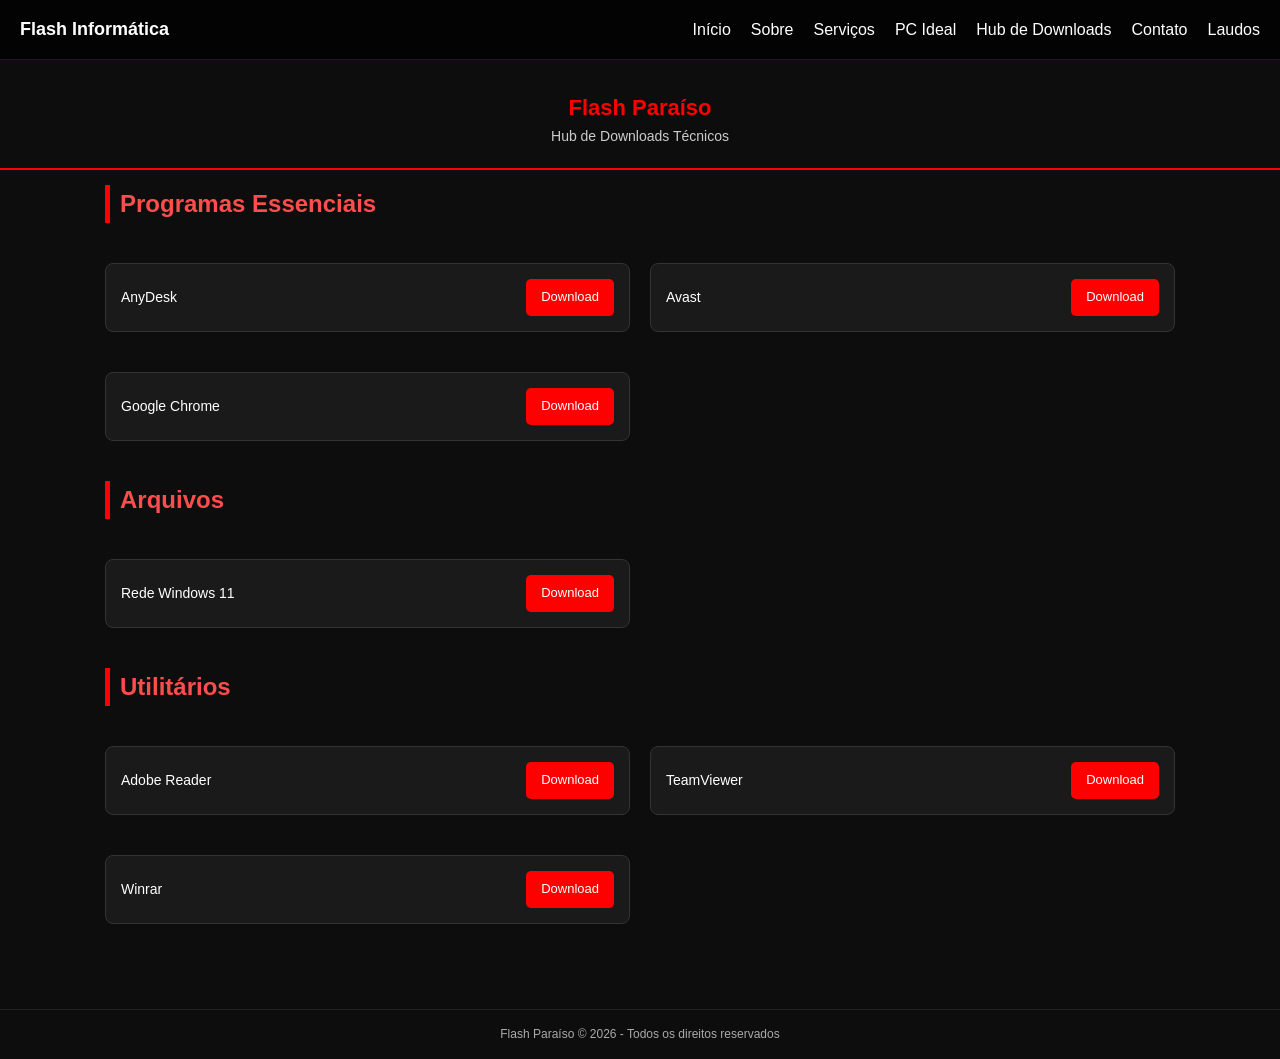
<file: view/hub_downloads.html>
<!DOCTYPE html>
<html lang="pt-BR">

<head>
    <meta charset="UTF-8">
    <meta name="viewport" content="width=device-width, initial-scale=1.0">
    <title>Hub de downloads</title>

    <link rel="icon" href="../imgs/icone.ico" type="image/x-icon">
    <link rel="stylesheet" href="../styles/hub_downloads.css">
</head>

<body>

    <nav>
        <h1>Flash Informática</h1>
        <div class="menu-toggle" onclick="toggleMenu()">☰</div>
        <ul id="menu">
            <li><a href="../index.html">Início</a></li>
            <li><a href="../index.html">Sobre</a></li>
            <li><a href="../index.html">Serviços</a></li>
            <li><a href="pcideal.html">PC Ideal</a></li>
            <li><a href="hub_downloads.html">Hub de Downloads</a></li>
            <li><a href="../index.html">Contato</a></li>
          <li><a href="laudos.html">Laudos</a></li>
    </ul>
    </nav>

    <header>
        <h1>Flash Paraíso</h1>
        <p>Hub de Downloads Técnicos</p>
    </header>

    <div class="container">

        <div class="category">
            <h2>Programas Essenciais</h2>

            <div class="card">
                <span>AnyDesk</span>
                <a href="https://flashparaiso-downloads.s3.sa-east-1.amazonaws.com/AnyDesk.exe" class="btn">Download</a>
            </div>

            <div class="card">
                <span>Avast</span>
                <a href="https://flashparaiso-downloads.s3.sa-east-1.amazonaws.com/avast_gr%C3%A1tis_antiv%C3%ADrus_configura%C3%A7%C3%A3o_online.exe"
                    class="btn">Download</a>
            </div>

            <div class="card">
                <span>Google Chrome</span>
                <a href="https://flashparaiso-downloads.s3.sa-east-1.amazonaws.com/ChromeSetup.exe"
                    class="btn">Download</a>
            </div>



        </div>

        <div class="category">
            <h2>Arquivos</h2>

            <div class="card">
                <span>Rede Windows 11</span>
                <a href="https://flashparaiso-downloads.s3.sa-east-1.amazonaws.com/rede+windows+11.rar"
                    class="btn">Download</a>
            </div>
        </div>

        <div class="category">
            <h2>Utilitários</h2>

            <div class="card">
                <span>Adobe Reader</span>
                <a href="https://flashparaiso-downloads.s3.sa-east-1.amazonaws.com/Reader_br_install.exe"
                    class="btn">Download</a>
            </div>

            <div class="card">
                <span>TeamViewer</span>
                <a href="https://flashparaiso-downloads.s3.sa-east-1.amazonaws.com/TeamViewerQS_x64.exe"
                    class="btn">Download</a>
            </div>

            <div class="card">
                <span>Winrar</span>
                <a href="https://flashparaiso-downloads.s3.sa-east-1.amazonaws.com/winrar-x64-720br.exe"
                    class="btn">Download</a>
            </div>

        </div>

    </div>

    <footer>
        Flash Paraíso © 2026 - Todos os direitos reservados
    </footer>

    <script>
        function toggleMenu() {
            document.getElementById('menu').classList.toggle('active');
        }
    </script>
</body>

</html>
</file>
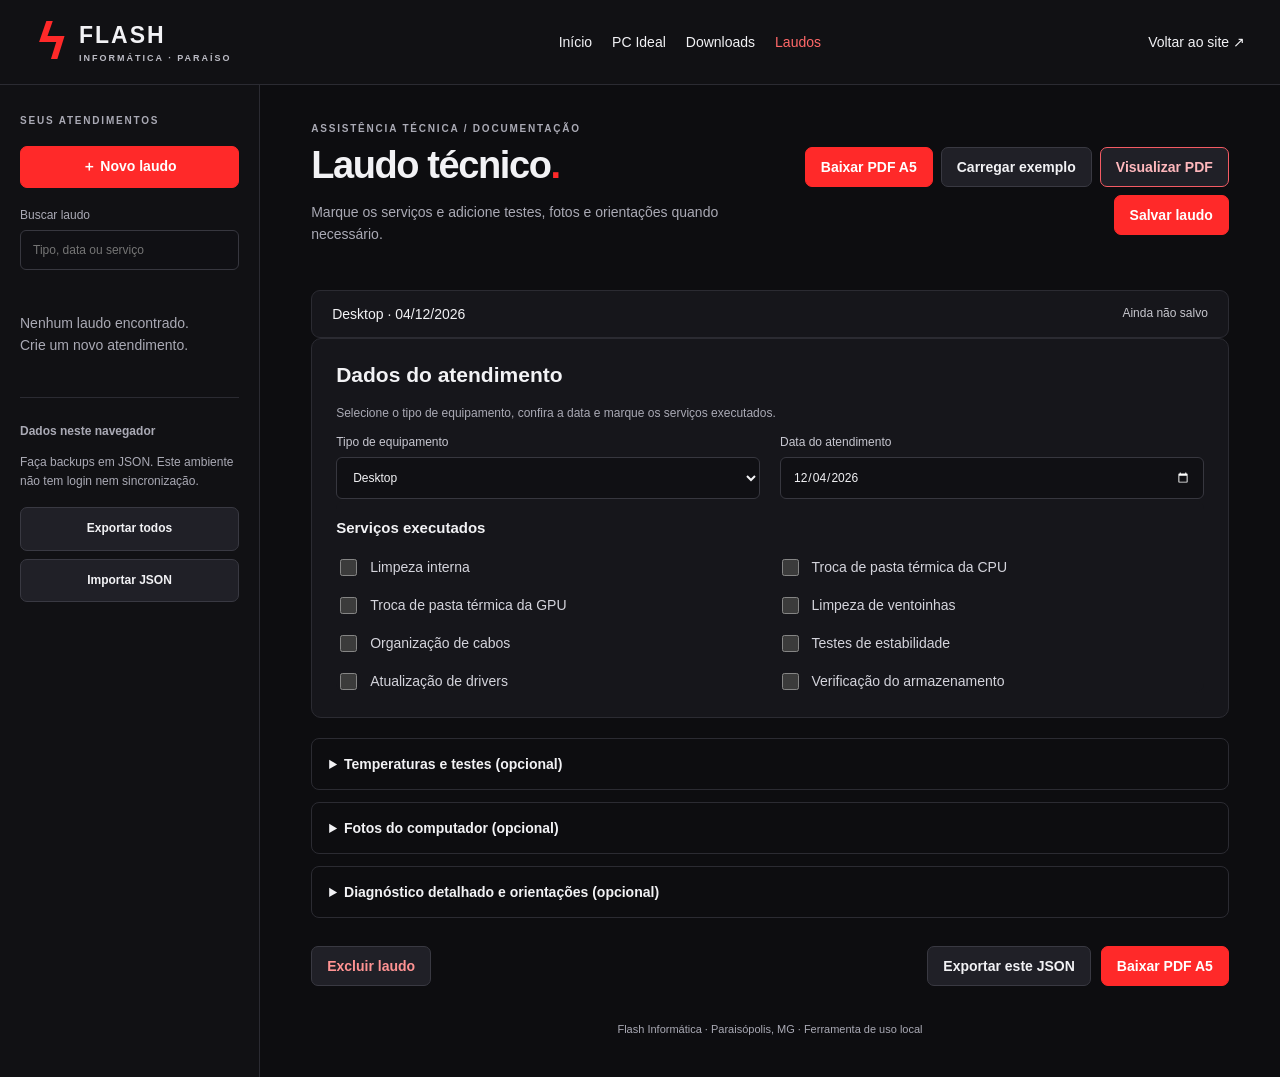
<file: view/laudos.html>
<!doctype html>
<html lang="pt-BR">

<head>
    <meta charset="utf-8">
    <meta name="viewport" content="width=device-width,initial-scale=1">
    <meta name="color-scheme" content="dark light">
    <title>Laudos técnicos | Flash Informática</title>
    <link rel="stylesheet" href="../styles/laudos.styles.css">
    <script src="../js/vendor/jspdf.umd.min.js" defer></script>
    <script src="../js/laudos.app.js" defer></script>
</head>

<body>
    <header class="topbar"><a class="brand" href="../index.html"><span class="bolt">ϟ</span><span>FLASH
                <small>INFORMÁTICA · PARAÍSO</small></span></a><nav class="site-links" aria-label="Navegação principal"><a href="../index.html">Início</a><a href="pcideal.html">PC Ideal</a><a href="hub_downloads.html">Downloads</a><a href="laudos.html" aria-current="page">Laudos</a></nav><a
            href="../index.html">Voltar ao site ↗</a></header>
    <div class="workspace">
        <aside>
            <div class="aside-title">SEUS ATENDIMENTOS</div><button id="new" class="primary wide">＋ Novo
                laudo</button><label class="search">Buscar laudo<input id="search" type="search"
                    placeholder="Tipo, data ou serviço"></label>
            <div id="records"></div>
            <div class="local-note"><strong>Dados neste navegador</strong>
                <p>Faça backups em JSON. Este ambiente não tem login nem sincronização.</p><button
                    id="exportAll">Exportar todos</button><button id="import">Importar JSON</button><input
                    id="importFile" type="file" accept="application/json,.json" hidden>
            </div>
        </aside>
        <main>
            <div class="page-heading">
                <div>
                    <div class="eyebrow">ASSISTÊNCIA TÉCNICA / DOCUMENTAÇÃO</div>
                    <h1>Laudo técnico<span>.</span></h1>
                    <p>Marque os serviços e adicione testes, fotos e orientações quando necessário.</p>
                </div>
                <div class="actions"><button id="pdf" class="primary">Baixar PDF A5</button><button id="demo">Carregar exemplo</button><button id="preview">Visualizar PDF</button><button id="save" class="primary">Salvar laudo</button></div>
            </div>
            <div class="document-bar"><span id="currentTitle">Novo atendimento</span><span id="saveState"
                    role="status">Ainda não salvo</span></div>
            <nav id="steps" class="steps" aria-label="Etapas do laudo" hidden></nav>
            <form id="editor"></form>
            <div class="bottom-actions"><button id="delete" class="danger">Excluir laudo</button><button
                    id="export">Exportar este JSON</button><button id="next" class="primary">Baixar PDF A5</button>
            </div>
            <p class="footnote">Flash Informática · Paraisópolis, MG · Ferramenta de uso local</p>
        </main>
    </div>
    <dialog id="previewDialog">
        <div class="preview-tools"><strong>Seu laudo · A5</strong><button id="previewDownload" class="primary">Baixar este PDF</button><button id="closePreview">Fechar</button></div>
        <p class="pdf-help">Confira o documento antes de baixar. Para imprimir, use papel A5 e escala 100%. <a id="openPDF" target="_blank" rel="noopener">Abrir PDF em outra aba</a></p>
        <iframe id="pdfFrame" title="Visualização do laudo em PDF A5"></iframe>
    </dialog>
    <div id="toast" role="status" aria-live="polite"></div>
</body>

</html>
</file>
<file: styles/hub_downloads.css>
:root {
    --red: #ff1a1a;
    --dark: #0d0d0d;
    --card: #161616;
    --soft: #1f1f1f;
}

* {
    margin: 0;
    padding: 0;
    box-sizing: border-box
}

html {
    scroll-behavior: smooth
}

body {
    font-family: 'Segoe UI', Arial, sans-serif;
    background: #0d0d0d;
    color: #fff;
    line-height: 1.6;
}

/* NAV */
nav {
    position: fixed;
    top: 0;
    width: 100%;
    backdrop-filter: blur(10px);
    background: rgba(0, 0, 0, 0.7);
    display: flex;
    justify-content: space-between;
    align-items: center;
    padding: 15px 20px;
    border-bottom: 1px solid rgba(255, 0, 0, 0.3);
    z-index: 1000;
}

nav h1 {
    color: white;
    font-size: 18px;
}

nav ul {
    list-style: none;
    display: flex;
    gap: 20px;
}

nav a {
    text-decoration: none;
    color: #fff;
    font-weight: 500;
    position: relative;
    /* 🔥 ESSENCIAL */
    display: inline-block;
    /* melhora o comportamento */
}

nav a::after {
    content: "";
    position: absolute;
    bottom: -6px;
    left: 50%;
    width: 0%;
    height: 2px;
    background: var(--red);
    transition: 0.3s;
    transform: translateX(-50%);
}

nav a:hover::after {
    width: 100%;
}

nav a:hover::after {
    width: 100%
}

/* MENU MOBILE */
.menu-toggle {
    display: none;
    font-size: 24px;
    cursor: pointer;
}

@media(max-width:768px) {
    nav ul {
        position: absolute;
        top: 60px;
        right: 0;
        width: 220px;
        background: #111;
        flex-direction: column;
        display: none;
        padding: 15px;
    }

    nav ul.active {
        display: flex;
    }

    .menu-toggle {
        display: block;
    }
}

/* HEADER */
header {
    margin-top: 70px;
    text-align: center;
    padding: 20px;
    border-bottom: 2px solid #ff0000;
}

header h1 {
    color: #ff0000;
    font-size: 22px;
}

header p {
    color: #ccc;
    font-size: 14px;
}

/* CONTAINER */
.container {
    padding: 15px;
    max-width: 1100px;
    margin: auto;
}

/* CATEGORY */
.category {
    margin-bottom: 30px;
}

.category h2 {
    border-left: 5px solid #ff0000;
    padding-left: 10px;
    color: #ff4d4d;
    margin-bottom: 10px;
}

/* CARD */
.card {
    background: #1a1a1a;
    padding: 15px;
    margin: 10px 0;
    border-radius: 8px;
    display: flex;
    justify-content: space-between;
    align-items: center;
    border: 1px solid #333;
    gap: 10px;
    flex-wrap: wrap;
}

.card span {
    font-size: 14px;
}

/* BOTÃO */
.btn {
    background: #ff0000;
    color: #fff;
    padding: 8px 15px;
    text-decoration: none;
    border-radius: 5px;
    font-size: 13px;
    white-space: nowrap;
}

/* RESPONSIVO CARDS */
@media(max-width:500px) {
    .card {
        flex-direction: column;
        align-items: flex-start;
    }

    .btn {
        width: 100%;
        text-align: center;
    }
}

/* GRID EM TELAS MAIORES */
@media(min-width:768px) {
    .category .card {
        flex-direction: row;
    }
}

@media(min-width:900px) {
    .category {
        display: grid;
        grid-template-columns: 1fr 1fr;
        gap: 20px;
    }

    .category h2 {
        grid-column: span 2;
    }
}

/* FOOTER */
footer {
    text-align: center;
    padding: 15px;
    border-top: 1px solid #222;
    margin-top: 30px;
    font-size: 12px;
    color: #aaa;
}
</file>
<file: styles/laudos.styles.css>
:root {
    --red: #ff2929;
    --bg: #0d0d10;
    --card: #16161b;
    --line: #2b2b32;
    --muted: #aaaab5;
    --text: #f2f2f5;
    --input: #101014;
    font-family: Arial, Helvetica, sans-serif;
    color-scheme: dark
}

* {
    box-sizing: border-box
}

body {
    margin: 0;
    background: var(--bg);
    color: var(--text);
    font-size: 14px
}

button,
input,
select,
textarea {
    font: inherit
}

button,
a,
input,
select,
textarea {
    outline-offset: 4px
}

button {
    cursor: pointer;
    border: 1px solid #393942;
    background: #202027;
    color: var(--text);
    padding: 11px 15px;
    border-radius: 7px;
    font-weight: 600
}

button:hover {
    border-color: var(--red);
    background: #2b2024
}

button:disabled {
    opacity: .5;
    cursor: wait
}

.primary {
    background: var(--red);
    border-color: var(--red);
    color: white
}

.primary:hover {
    background: #d81818
}

.danger {
    color: #ff9393
}

a {
    color: inherit;
    text-decoration: none
}

.topbar {
    height: 85px;
    border-bottom: 1px solid var(--line);
    display: flex;
    align-items: center;
    justify-content: space-between;
    padding: 0 35px;
    background: #111114;
    gap: 20px
}

.brand {
    display: flex;
    align-items: center;
    gap: 10px;
    font-size: 23px;
    font-weight: 900;
    letter-spacing: 2px
}

.bolt {
    font-size: 48px;
    color: var(--red)
}

.brand small {
    display: block;
    font-size: 9px;
    letter-spacing: 2px;
    margin-top: 4px;
    color: #bcbcc5
}

.app-label,
.eyebrow,
.aside-title {
    font-size: 10px;
    letter-spacing: 1.8px;
    color: var(--muted);
    font-weight: bold
}

.workspace {
    display: grid;
    grid-template-columns: 260px minmax(0, 1fr);
    min-height: calc(100vh - 85px)
}

aside {
    padding: 30px 20px;
    border-right: 1px solid var(--line);
    background: #111114
}

.wide {
    width: 100%;
    margin: 20px 0
}

.search {
    display: block;
    color: var(--muted);
    font-size: 12px
}

.search input {
    margin: 8px 0 18px;
    width: 100%
}

.record {
    display: block;
    width: 100%;
    text-align: left;
    margin-bottom: 9px;
    padding: 13px;
    background: transparent
}

.record.active {
    border-color: var(--red);
    background: #29171b
}

.record strong,
.record small {
    display: block;
    overflow-wrap: anywhere
}

.record small {
    color: var(--muted);
    margin-top: 7px;
    font-weight: 400
}

.empty {
    color: var(--muted);
    line-height: 1.6;
    padding: 10px 0
}

.local-note {
    border-top: 1px solid var(--line);
    margin-top: 30px;
    padding-top: 24px;
    color: var(--muted);
    font-size: 12px;
    line-height: 1.6
}

.local-note button {
    margin: 4px 0;
    width: 100%;
    font-size: 12px
}

main {
    padding: 38px clamp(20px, 4vw, 65px);
    max-width: 1450px;
    width: 100%;
    margin: auto
}

.page-heading {
    display: flex;
    justify-content: space-between;
    align-items: center;
    gap: 22px;
    margin-bottom: 30px
}

h1 {
    font-size: 38px;
    letter-spacing: -1.4px;
    margin: 10px 0
}

h1 span {
    color: var(--red)
}

p {
    color: var(--muted);
    line-height: 1.6
}

.actions {
    display: flex;
    gap: 8px;
    flex-wrap: wrap;
    justify-content: flex-end
}

.document-bar {
    display: flex;
    justify-content: space-between;
    gap: 15px;
    border: 1px solid var(--line);
    padding: 15px 20px;
    border-radius: 9px;
    background: var(--card)
}

#saveState {
    color: #c7c7ce;
    font-size: 12px
}

.steps {
    display: flex;
    overflow: auto;
    gap: 5px;
    border-bottom: 1px solid var(--line);
    margin: 25px 0
}

.steps button {
    background: none;
    border: 0;
    border-radius: 0;
    white-space: nowrap;
    padding: 15px 13px;
    color: var(--muted);
    border-bottom: 2px solid transparent
}

.steps button.active {
    color: white;
    border-bottom-color: var(--red)
}

.panel {
    display: none
}

.panel.active {
    display: block
}

.section-heading {
    display: flex;
    align-items: center;
    gap: 14px;
    margin: 28px 0 22px
}

.section-heading span {
    background: #32181c;
    color: #ff6868;
    padding: 11px;
    border-radius: 8px;
    font-weight: bold
}

.section-heading h2 {
    font-size: 20px;
    margin: 0 0 5px
}

.section-heading p {
    margin: 0;
    font-size: 12px
}

.card {
    background: var(--card);
    border: 1px solid var(--line);
    border-radius: 10px;
    padding: 24px;
    margin-bottom: 20px
}

.card h3 {
    margin: 0 0 20px;
    font-size: 15px
}

.grid {
    display: grid;
    grid-template-columns: repeat(2, minmax(0, 1fr));
    gap: 20px
}

.field {
    display: flex;
    flex-direction: column;
    gap: 8px;
    font-size: 12px;
    color: #c7c7d0
}

.field.full {
    grid-column: 1/-1
}

input,
select,
textarea {
    background: var(--input);
    border: 1px solid #37373f;
    border-radius: 6px;
    color: var(--text);
    padding: 12px;
    min-width: 0
}

textarea {
    resize: vertical;
    min-height: 115px;
    line-height: 1.6
}

input:focus,
textarea:focus,
select:focus {
    border-color: var(--red)
}

.hint {
    font-size: 12px;
    color: var(--muted);
    line-height: 1.6
}

.temp-table {
    width: 100%;
    border-collapse: collapse
}

.temp-table th,
.temp-table td {
    text-align: left;
    padding: 12px 8px;
    border-bottom: 1px solid var(--line);
    font-size: 12px
}

.temp-table input {
    width: 100%;
    min-width: 65px
}

.table-wrap {
    overflow: auto
}

.legend {
    display: flex;
    gap: 20px;
    color: var(--muted);
    font-size: 12px;
    margin-bottom: 22px
}

.dot {
    display: inline-block;
    width: 9px;
    height: 9px;
    background: #fb5959;
    border-radius: 2px;
    margin-right: 5px
}

.dot.after {
    background: #4cc5b2
}

.chart-row {
    margin: 18px 0
}

.chart-row strong {
    font-size: 12px
}

.bar-line {
    display: flex;
    align-items: center;
    gap: 10px;
    margin-top: 7px;
    font-size: 12px
}

.bar-track {
    width: 75%;
    background: #25252c;
    height: 12px;
    border-radius: 3px
}

.bar {
    height: 100%;
    background: #fb5959;
    border-radius: 3px
}

.bar.after {
    background: #4cc5b2
}

.photo-grid {
    display: grid;
    grid-template-columns: repeat(2, minmax(0, 1fr));
    gap: 20px
}

.photo-slot {
    border: 1px dashed #44444e;
    border-radius: 8px;
    padding: 18px
}

.photo-slot h3 {
    margin: 0 0 14px
}

.photo-slot img {
    width: 100%;
    height: 180px;
    object-fit: contain;
    background: #0e0e12;
    border-radius: 5px;
    margin-bottom: 10px
}

.photo-slot input {
    width: 100%;
    font-size: 12px
}

.photo-slot button {
    font-size: 11px;
    margin-top: 10px
}

.checklist {
    display: grid;
    grid-template-columns: 1fr 1fr;
    gap: 15px
}

.checklist label {
    display: flex;
    align-items: center;
    gap: 10px;
    color: #d4d4dc;
    line-height: 1.5
}

.checklist input {
    accent-color: var(--red);
    width: 17px;
    height: 17px
}

.bottom-actions {
    display: flex;
    gap: 10px;
    justify-content: flex-end;
    margin-top: 28px
}

.bottom-actions .danger {
    margin-right: auto
}

.footnote {
    text-align: center;
    font-size: 11px;
    margin: 35px 0 0
}

#toast {
    position: fixed;
    bottom: 25px;
    left: 50%;
    transform: translateX(-50%);
    background: #f4f4f6;
    color: #17171c;
    padding: 14px 22px;
    border-radius: 8px;
    box-shadow: 0 10px 40px #0008;
    display: none;
    z-index: 20;
    max-width: 90vw
}

dialog {
    width: min(1000px, 95vw);
    max-height: 94vh;
    border: 1px solid #444;
    border-radius: 10px;
    padding: 0;
    background: #ddd
}

dialog::backdrop {
    background: #000b
}

.preview-tools {
    position: sticky;
    top: 0;
    display: flex;
    align-items: center;
    gap: 12px;
    background: #19191e;
    color: white;
    padding: 14px;
    z-index: 2
}

.preview-tools strong {
    margin-right: auto
}

#report {
    background: white;
    color: #222;
    padding: 45px;
    line-height: 1.6;
    font-size: 13px;
    overflow-wrap: anywhere
}

#report p {
    color: #333;
    white-space: pre-wrap
}

#report h1 {
    font-size: 27px;
    letter-spacing: -.5px;
    margin: 0
}

#report h2 {
    font-size: 17px;
    border-bottom: 2px solid #e22;
    padding-bottom: 7px;
    margin-top: 28px
}

#report h3 {
    font-size: 14px
}

#report .report-header {
    border-bottom: 3px solid #e22;
    padding-bottom: 18px;
    margin-bottom: 20px;
    display: flex;
    justify-content: space-between;
    gap: 20px
}

#report .report-header small {
    color: #555
}

#report dl {
    display: grid;
    grid-template-columns: 1fr 1fr;
    gap: 14px
}

#report dt {
    color: #666;
    font-size: 11px
}

#report dd {
    margin: 2px 0;
    white-space: pre-wrap
}

#report table {
    width: 100%;
    border-collapse: collapse;
    font-size: 12px
}

#report th,
#report td {
    border: 1px solid #ccc;
    padding: 8px;
    text-align: left
}

#report .report-photos {
    display: grid;
    grid-template-columns: 1fr 1fr;
    gap: 20px
}

#report figure {
    margin: 0;
    break-inside: avoid
}

#report img {
    width: 100%;
    height: 220px;
    object-fit: contain
}

#report .bar-track {
    background: #eee
}

#report .legend {
    color: #333
}

#report .signature {
    margin-top: 40px;
    border-top: 1px solid #777;
    padding-top: 10px
}

#report section {
    break-inside: auto
}

#report tr,
#report .chart-row {
    break-inside: avoid
}

@media(max-width:1050px) {
    .page-heading {
        display: block
    }

    .actions {
        justify-content: flex-start;
        margin-top: 20px
    }

    .workspace {
        grid-template-columns: 220px minmax(0, 1fr)
    }

    main {
        padding: 28px 20px
    }

    .app-label {
        display: none
    }
}

@media(max-width:700px) {
    .topbar {
        padding: 0 18px;
        height: 75px
    }

    .topbar>a:last-child {
        font-size: 11px
    }

    .workspace {
        display: block
    }

    aside {
        border-right: 0;
        border-bottom: 1px solid var(--line);
        padding: 20px
    }

    #records {
        max-height: 180px;
        overflow: auto
    }

    .local-note {
        margin-top: 14px;
        padding-top: 12px
    }

    .local-note button {
        width: auto;
        margin-right: 8px
    }

    .aside-title {
        display: none
    }

    .wide {
        margin: 0 0 14px
    }

    .grid,
    .photo-grid,
    .checklist {
        grid-template-columns: 1fr
    }

    .card {
        padding: 18px
    }

    .bottom-actions {
        flex-wrap: wrap
    }

    .bottom-actions .danger {
        margin-right: 0
    }

    .document-bar {
        flex-direction: column
    }

    h1 {
        font-size: 33px
    }

    .preview-tools {
        flex-wrap: wrap
    }

    #report {
        padding: 22px
    }

    #report dl,
    #report .report-photos {
        grid-template-columns: 1fr
    }

    .report-header {
        flex-direction: column
    }
}

@page {
    size: A5;
    margin: 10mm
}

@media print {

    html,
    body {
        background: white !important;
        color: #222 !important
    }

    body>*:not(#previewDialog) {
        display: none !important
    }

    #previewDialog {
        display: block !important;
        position: static;
        overflow: visible;
        max-height: none;
        width: 100%;
        max-width: none;
        border: 0;
        padding: 0;
        margin: 0;
        background: white
    }

    #previewDialog::backdrop,
    .preview-tools {
        display: none !important
    }

    #report {
        padding: 0;
        font-size: 10pt
    }

    #report h2 {
        break-after: avoid
    }

    #report .report-photos {
        grid-template-columns: 1fr 1fr
    }

    #report .report-header {
        flex-direction: row
    }

    #report dl {
        grid-template-columns: 1fr 1fr
    }

    * {
        print-color-adjust: exact;
        -webkit-print-color-adjust: exact
    }
}
/* Fluxo compacto: resumo primeiro, detalhes sob demanda. */
.steps { display: none; }
.panel { display: block; }
.optional { margin: 12px 0; border: 1px solid var(--line); border-radius: 8px; }
.optional summary { cursor: pointer; padding: 17px; font-weight: 600; }
.optional .card { border: 0; margin: 0; }
.essentials h2 { margin-top: 0; }
.essentials > .card { padding: 20px 0 0; border: 0; margin-bottom: 0; }
textarea { min-height: 80px; }
.site-links { display: flex; gap: 20px; flex-wrap: wrap; }
.site-links a[aria-current] { color: #ff6868; }
#report { max-width: 148mm; margin: auto; padding: 10mm; font-size: 10pt; line-height: 1.4; }
#report h1 { font-size: 16px; }
#report h2 { font-size: 12pt; margin-top: 16px; padding-bottom: 4px; }
#report p { margin: 5px 0; line-height: 1.4; }
#report img { height: 55mm; }
#report .report-header { gap: 10px; padding-bottom: 10px; }
@media(max-width:700px) { .topbar { height: auto; padding: 16px; flex-wrap: wrap; gap: 15px; } .site-links { gap: 14px; font-size: 12px; } }
@media print { #report { padding: 0; max-width: none; } }

#pdfFrame { display: block; width: 100%; height: 72vh; border: 0; background: #e8eaee; }
.pdf-help { padding: 12px 18px; margin: 0; color: #333; font-size: 12px; }
.pdf-help a { color: #a51c2a; text-decoration: underline; cursor: pointer; }
#preview { border-color: #f45b64; color: #ffb8bd; }
</file>
